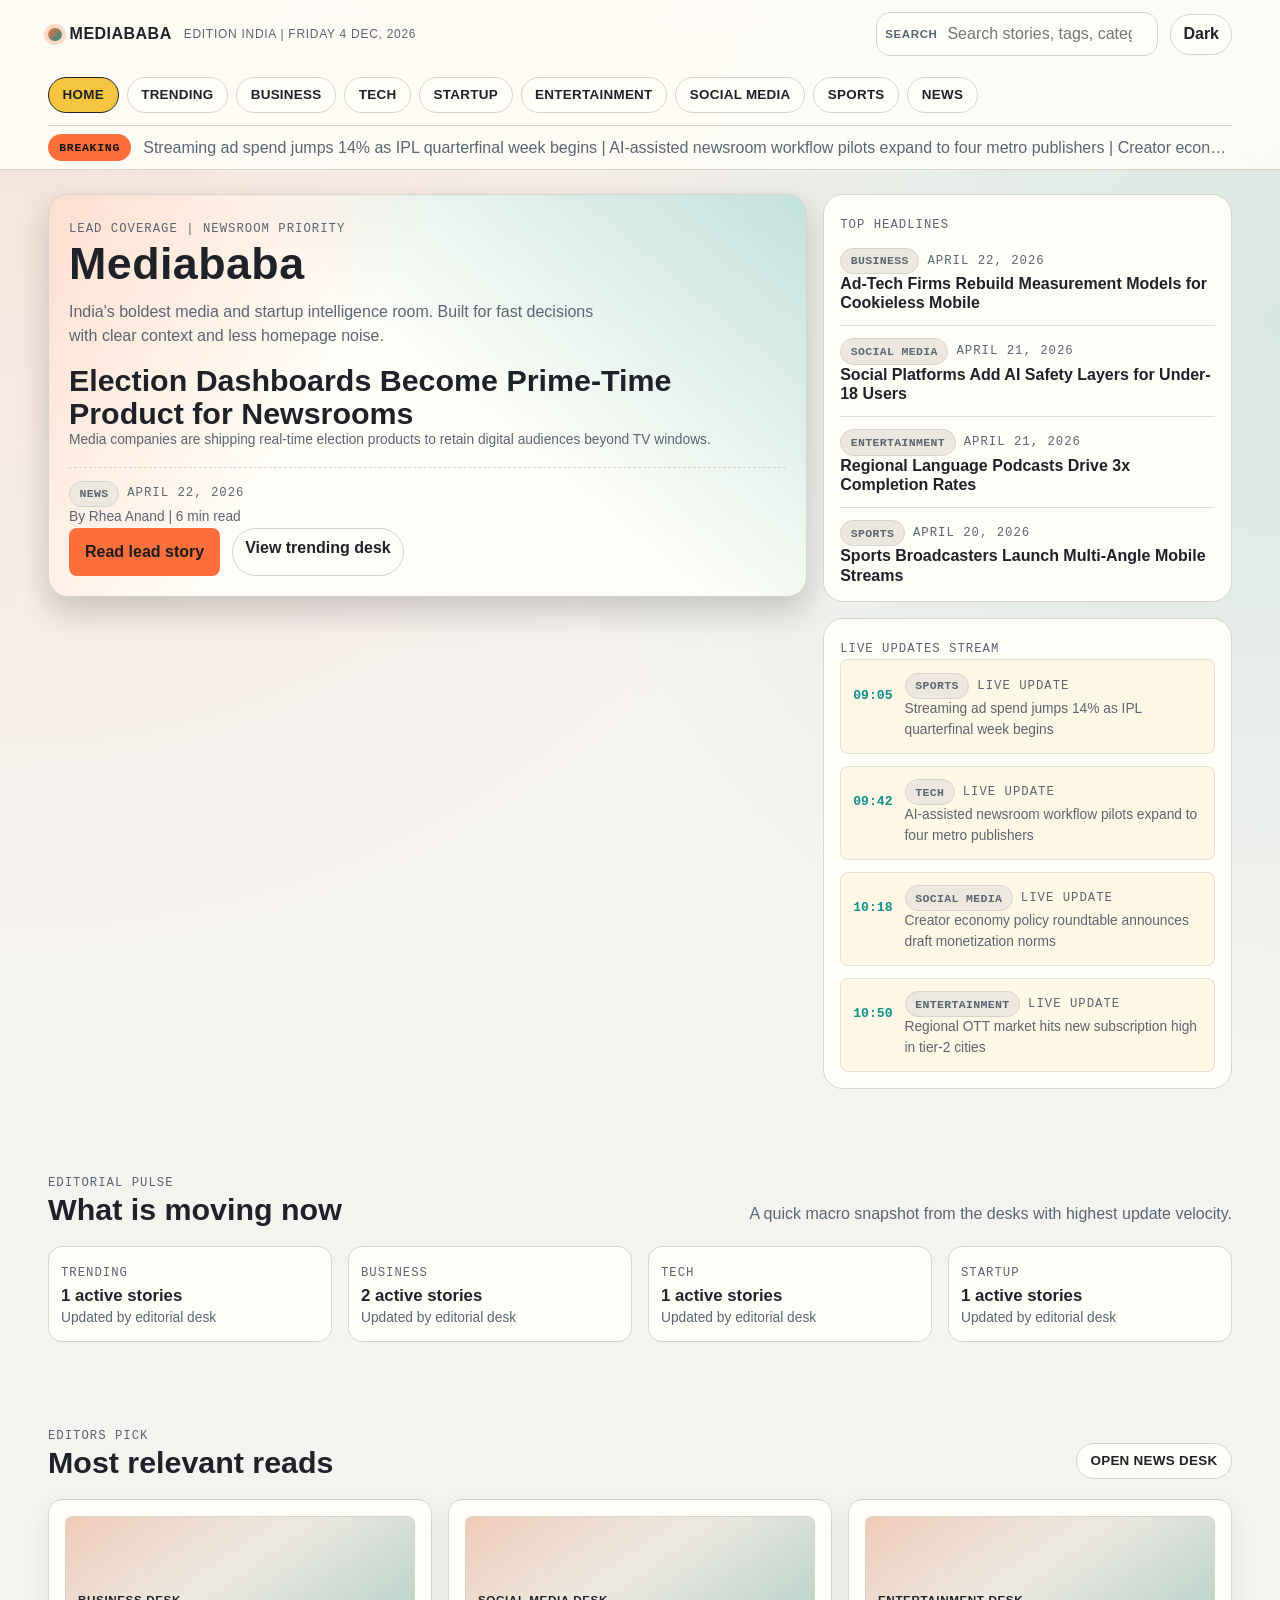
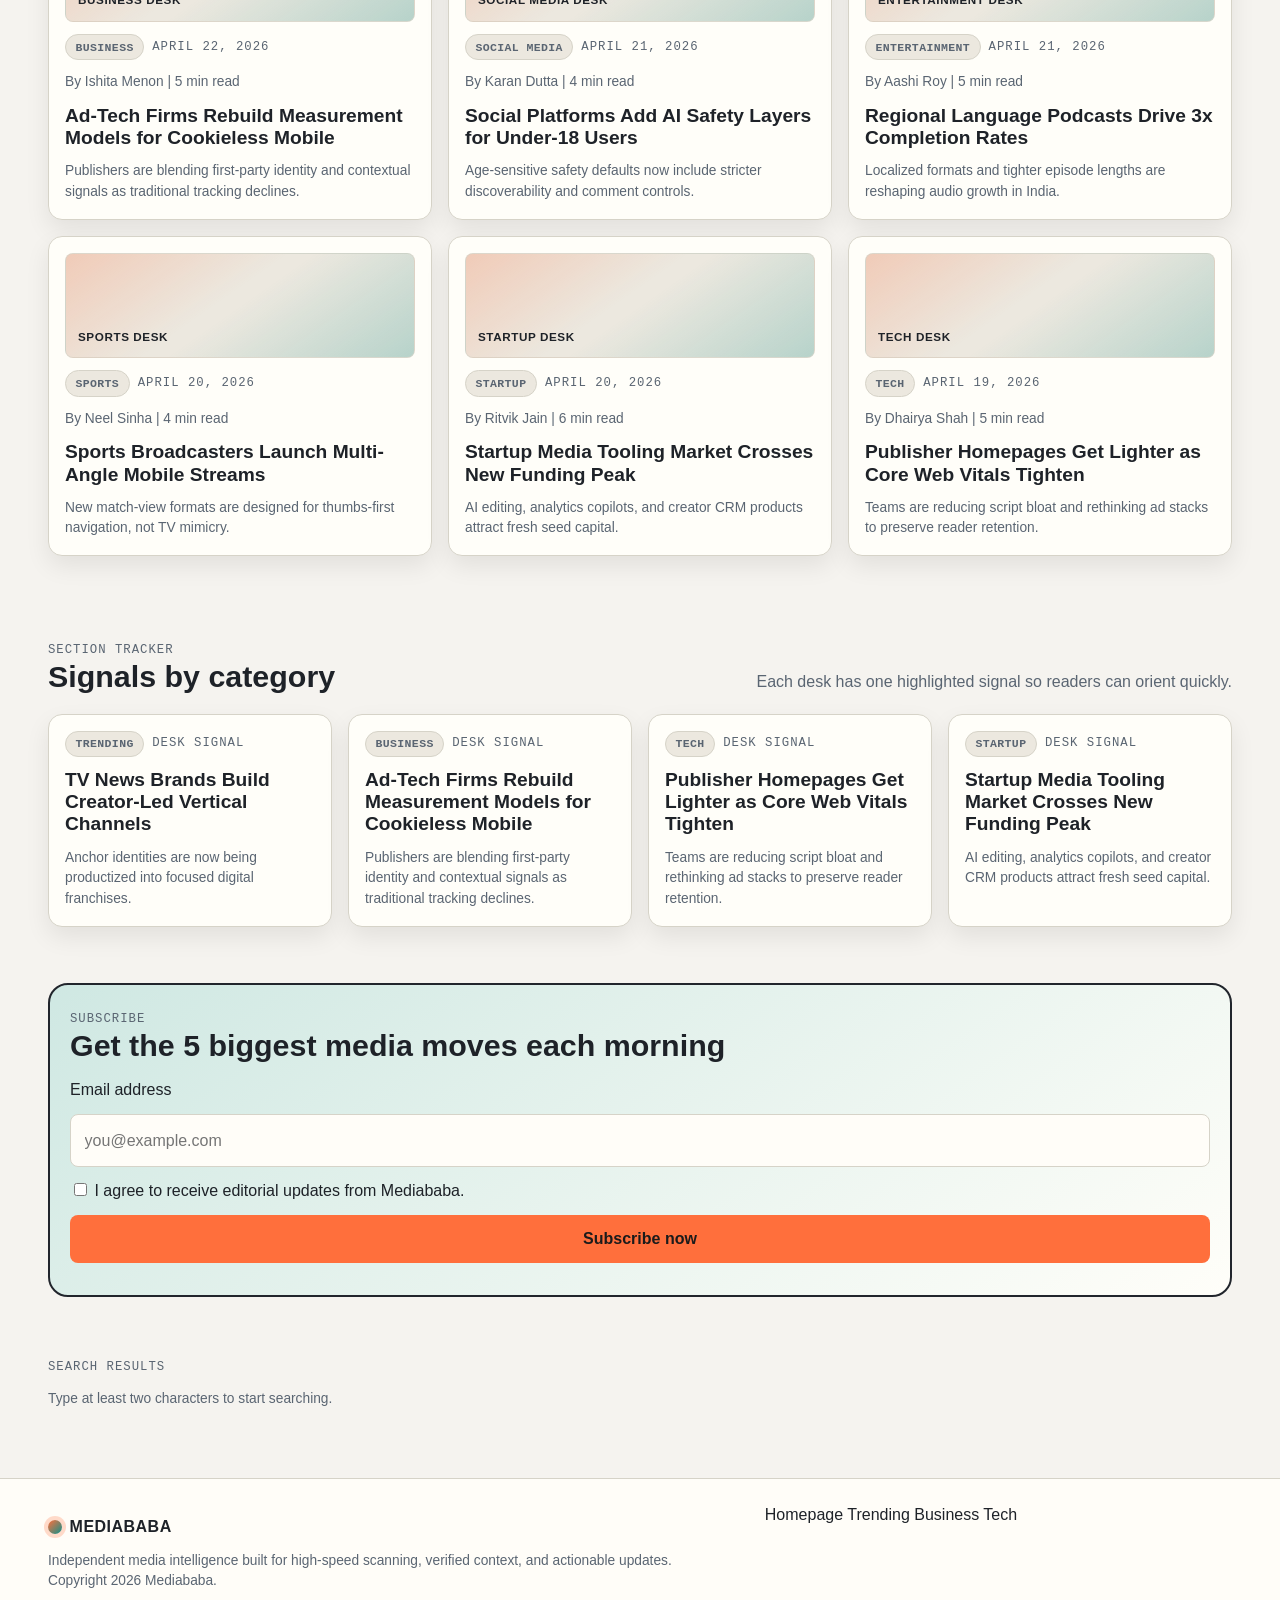
<file: index.html>
<!DOCTYPE html>
<html lang="en" data-theme="light">
<head>
  <meta charset="UTF-8" />
  <meta name="viewport" content="width=device-width, initial-scale=1.0" />
  <meta name="description" content="Mediababa is a bold editorial web app for startup, business, and media intelligence." />
  <title>Mediababa | Mobile-first editorial intelligence</title>
  <link rel="stylesheet" href="src/css/tokens.css" />
  <link rel="stylesheet" href="src/css/themes.css" />
  <link rel="stylesheet" href="src/css/base.css" />
  <link rel="stylesheet" href="src/css/layout.css" />
  <link rel="stylesheet" href="src/css/components.css" />
</head>
<body data-page="home" data-path-prefix="">
  <div class="site-shell">
    <a class="visually-hidden" href="#page-content">Skip to content</a>
    <div id="site-header"></div>
    <main id="main" class="site-main">
      <div class="container">
        <div id="page-content" class="stack-lg"></div>
      </div>
    </main>
    <div id="site-footer"></div>
  </div>

  <script src="src/js/theme.js" defer></script>
  <script src="src/js/search.js" defer></script>
  <script src="src/js/live.js" defer></script>
  <script src="src/js/app.js" defer></script>
</body>
</html>
</file>
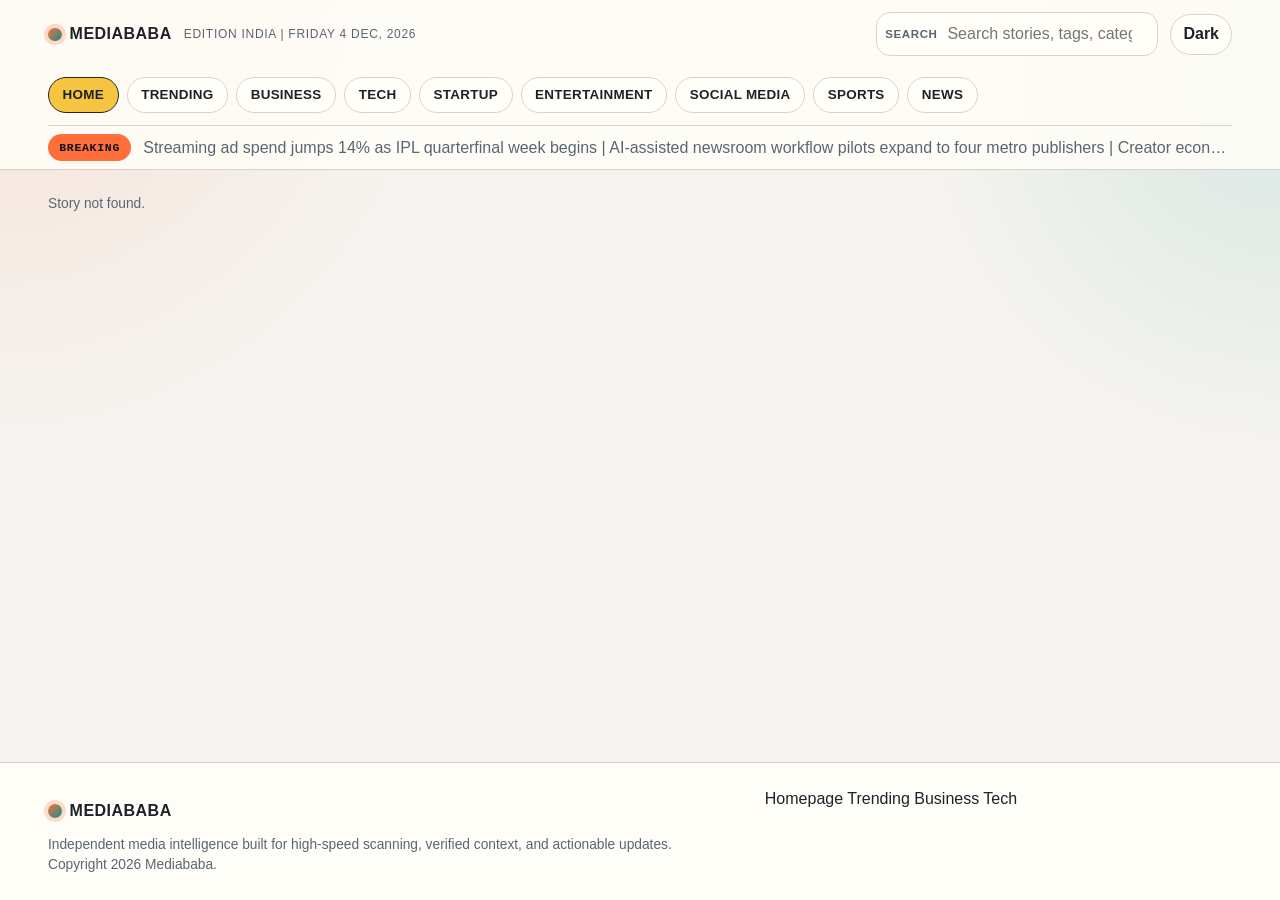
<file: pages/article.html>
<!DOCTYPE html>
<html lang="en" data-theme="light">
<head>
  <meta charset="UTF-8" />
  <meta name="viewport" content="width=device-width, initial-scale=1.0" />
  <meta name="description" content="Read detailed media and startup analysis on Mediababa." />
  <title>Article | Mediababa</title>
  <link rel="stylesheet" href="../src/css/tokens.css" />
  <link rel="stylesheet" href="../src/css/themes.css" />
  <link rel="stylesheet" href="../src/css/base.css" />
  <link rel="stylesheet" href="../src/css/layout.css" />
  <link rel="stylesheet" href="../src/css/components.css" />
</head>
<body data-page="article" data-path-prefix="../">
  <div class="site-shell">
    <a class="visually-hidden" href="#page-content">Skip to content</a>
    <div id="site-header"></div>
    <main id="main" class="site-main">
      <div class="container">
        <div id="page-content" class="stack-lg"></div>
      </div>
    </main>
    <div id="site-footer"></div>
  </div>

  <script src="../src/js/theme.js" defer></script>
  <script src="../src/js/search.js" defer></script>
  <script src="../src/js/live.js" defer></script>
  <script src="../src/js/app.js" defer></script>
</body>
</html>
</file>
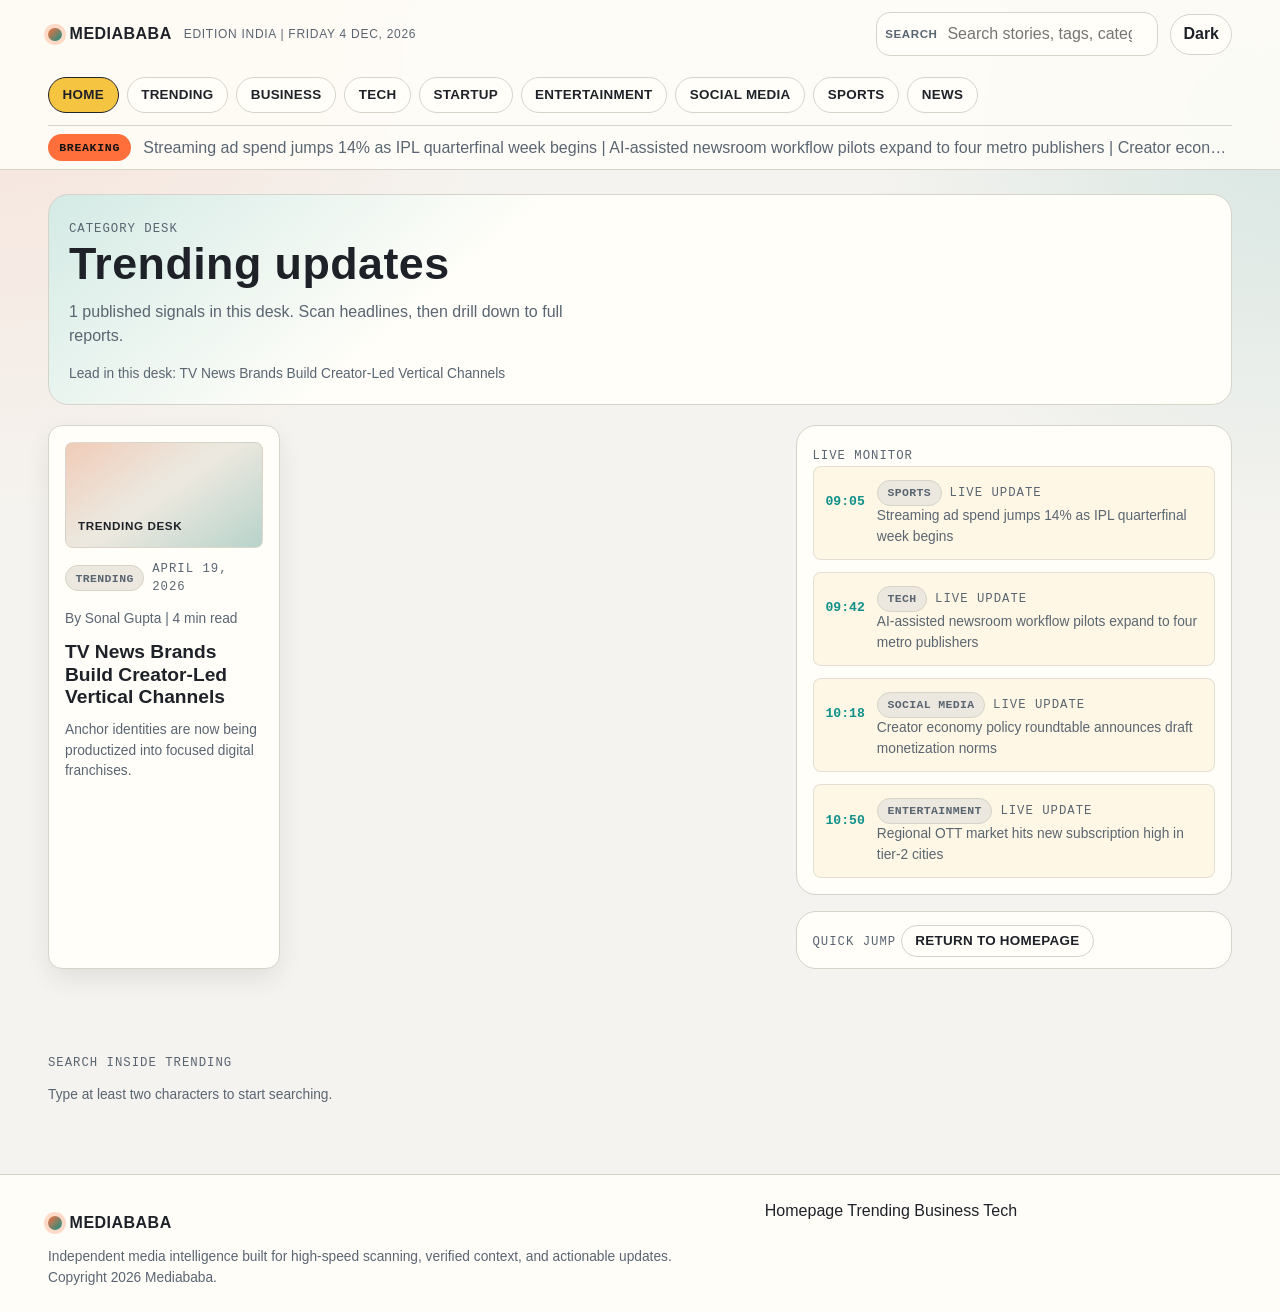
<file: pages/category.html>
<!DOCTYPE html>
<html lang="en" data-theme="light">
<head>
  <meta charset="UTF-8" />
  <meta name="viewport" content="width=device-width, initial-scale=1.0" />
  <meta name="description" content="Browse category-specific coverage on Mediababa." />
  <title>Category | Mediababa</title>
  <link rel="stylesheet" href="../src/css/tokens.css" />
  <link rel="stylesheet" href="../src/css/themes.css" />
  <link rel="stylesheet" href="../src/css/base.css" />
  <link rel="stylesheet" href="../src/css/layout.css" />
  <link rel="stylesheet" href="../src/css/components.css" />
</head>
<body data-page="category" data-path-prefix="../">
  <div class="site-shell">
    <a class="visually-hidden" href="#page-content">Skip to content</a>
    <div id="site-header"></div>
    <main id="main" class="site-main">
      <div class="container">
        <div id="page-content" class="stack-lg"></div>
      </div>
    </main>
    <div id="site-footer"></div>
  </div>

  <script src="../src/js/theme.js" defer></script>
  <script src="../src/js/search.js" defer></script>
  <script src="../src/js/live.js" defer></script>
  <script src="../src/js/app.js" defer></script>
</body>
</html>
</file>
<file: src/css/tokens.css>
:root {
  --font-heading: "Franklin Gothic Medium", "Segoe UI", Tahoma, sans-serif;
  --font-body: "Trebuchet MS", "Lucida Sans Unicode", "Lucida Grande", sans-serif;
  --font-mono: "Consolas", "Courier New", monospace;

  --size-1: 0.25rem;
  --size-2: 0.5rem;
  --size-3: 0.75rem;
  --size-4: 1rem;
  --size-5: 1.25rem;
  --size-6: 1.5rem;
  --size-7: 2rem;
  --size-8: 2.75rem;
  --size-9: 3.5rem;

  --radius-sm: 0.5rem;
  --radius-md: 0.875rem;
  --radius-lg: 1.25rem;
  --radius-pill: 100rem;

  --shadow-soft: 0 10px 24px rgba(0, 0, 0, 0.08);
  --shadow-hard: 0 14px 32px rgba(0, 0, 0, 0.18);

  --z-nav: 20;
  --z-drawer: 40;
  --z-toast: 60;

  --duration-fast: 160ms;
  --duration-base: 280ms;
  --duration-slow: 420ms;
  --ease-standard: cubic-bezier(0.2, 0.7, 0.2, 1);

  --bp-sm: 36rem;
  --bp-md: 48rem;
  --bp-lg: 64rem;
  --bp-xl: 80rem;

  --container-max: 74rem;
}
</file>
<file: src/css/themes.css>
:root,
:root[data-theme="light"] {
  --bg-canvas: #f5f3ef;
  --bg-layer: #fffdf8;
  --bg-contrast: #1f2329;
  --bg-highlight: #ffe0a7;

  --text-main: #1e2228;
  --text-muted: #5a6572;
  --text-invert: #f9f7f2;

  --border-soft: #d6d3c8;
  --border-strong: #21252c;

  --brand-primary: #ff6f3c;
  --brand-secondary: #0f9089;
  --brand-accent: #f5c542;

  --focus-ring: #105fda;
  --success: #11795e;
  --danger: #ad1f31;

  --surface-card: #fffef9;
  --surface-inset: #ece8df;
}

:root[data-theme="dark"] {
  --bg-canvas: #101419;
  --bg-layer: #171d24;
  --bg-contrast: #e8edf3;
  --bg-highlight: #263445;

  --text-main: #ecf1f8;
  --text-muted: #a9b5c7;
  --text-invert: #161a20;

  --border-soft: #364153;
  --border-strong: #e5ebf4;

  --brand-primary: #ff7b4f;
  --brand-secondary: #27b8af;
  --brand-accent: #f3cb57;

  --focus-ring: #88bbff;
  --success: #39c59e;
  --danger: #f26b7f;

  --surface-card: #1a212b;
  --surface-inset: #131923;
}
</file>
<file: src/css/base.css>
* {
  box-sizing: border-box;
}

html {
  color-scheme: light dark;
}

body {
  margin: 0;
  font-family: var(--font-body);
  background: radial-gradient(circle at 0% 0%, rgba(255, 111, 60, 0.13) 0%, transparent 28%),
    radial-gradient(circle at 100% 10%, rgba(15, 144, 137, 0.12) 0%, transparent 24%),
    var(--bg-canvas);
  color: var(--text-main);
  line-height: 1.5;
}

img,
svg {
  display: block;
  max-width: 100%;
}

a {
  color: inherit;
  text-decoration: none;
}

a:hover {
  text-decoration: underline;
  text-underline-offset: 0.2rem;
}

button,
input,
select {
  font: inherit;
}

:focus-visible {
  outline: 3px solid var(--focus-ring);
  outline-offset: 2px;
}

.visually-hidden {
  position: absolute;
  width: 1px;
  height: 1px;
  margin: -1px;
  border: 0;
  padding: 0;
  white-space: nowrap;
  clip-path: inset(100%);
  clip: rect(0 0 0 0);
  overflow: hidden;
}

.fade-up {
  opacity: 0;
  transform: translateY(10px);
  animation: fadeUp var(--duration-slow) var(--ease-standard) forwards;
}

.fade-up[data-delay="1"] {
  animation-delay: 60ms;
}

.fade-up[data-delay="2"] {
  animation-delay: 120ms;
}

@media (prefers-reduced-motion: reduce) {
  .fade-up {
    animation: none;
    opacity: 1;
    transform: none;
  }
}

@keyframes fadeUp {
  to {
    opacity: 1;
    transform: translateY(0);
  }
}
</file>
<file: src/css/layout.css>
.site-shell {
  min-height: 100dvh;
  display: flex;
  flex-direction: column;
}

.container {
  width: min(100% - var(--size-6), var(--container-max));
  margin-inline: auto;
}

.site-main {
  flex: 1;
  padding-bottom: var(--size-8);
}

.stack-lg > * + * {
  margin-top: var(--size-7);
}

.stack-md > * + * {
  margin-top: var(--size-5);
}

.stack-sm > * + * {
  margin-top: var(--size-4);
}

.section {
  padding-block: var(--size-6);
}

.hero-grid,
.page-grid {
  display: grid;
  gap: var(--size-5);
}

.home-lead-grid,
.section-head,
.highlights-grid,
.headline-stack,
.quick-pulse,
.related-stack,
.article-summary-grid {
  display: grid;
  gap: var(--size-4);
}

.cards-grid {
  display: grid;
  gap: var(--size-4);
  grid-template-columns: 1fr;
}

.live-grid {
  display: grid;
  gap: var(--size-3);
}

.meta-row {
  display: flex;
  align-items: center;
  gap: var(--size-2);
  flex-wrap: wrap;
}

.tags-row {
  display: flex;
  gap: var(--size-2);
  flex-wrap: wrap;
}

.meta-row.tight {
  gap: var(--size-3);
}

.headline-stack {
  align-content: start;
}

.quick-pulse {
  grid-template-columns: repeat(2, minmax(0, 1fr));
}

.article-summary-grid {
  grid-template-columns: 1fr;
}

.related-stack {
  align-content: start;
}

@media (min-width: 48rem) {
  .container {
    width: min(100% - var(--size-8), var(--container-max));
  }

  .hero-grid {
    grid-template-columns: 1.4fr 1fr;
    align-items: stretch;
  }

  .page-grid {
    grid-template-columns: 1.25fr 0.75fr;
  }

  .home-lead-grid {
    grid-template-columns: 1.3fr 0.7fr;
    align-items: start;
  }

  .cards-grid {
    grid-template-columns: repeat(2, minmax(0, 1fr));
  }

  .section-head {
    grid-template-columns: 1fr auto;
    align-items: end;
  }

  .highlights-grid {
    grid-template-columns: repeat(2, minmax(0, 1fr));
  }

  .quick-pulse {
    grid-template-columns: repeat(4, minmax(0, 1fr));
  }

  .article-summary-grid {
    grid-template-columns: 1.25fr 0.75fr;
  }
}

@media (min-width: 64rem) {
  .cards-grid {
    grid-template-columns: repeat(3, minmax(0, 1fr));
  }

  .highlights-grid {
    grid-template-columns: repeat(4, minmax(0, 1fr));
  }
}
</file>
<file: src/css/components.css>
.topbar {
  position: sticky;
  top: 0;
  z-index: var(--z-nav);
  backdrop-filter: blur(12px);
  background: color-mix(in srgb, var(--bg-layer) 88%, transparent);
  border-bottom: 1px solid var(--border-soft);
}

.topbar-inner {
  display: grid;
  grid-template-columns: auto 1fr;
  align-items: center;
  gap: var(--size-3);
  min-height: 4.3rem;
}

.brand-mark {
  display: inline-flex;
  align-items: center;
  gap: var(--size-2);
  font-family: var(--font-heading);
  font-weight: 700;
  letter-spacing: 0.03em;
  text-transform: uppercase;
}

.brand-mark span:last-child {
  line-height: 1;
}

.brand-dot {
  width: 0.85rem;
  aspect-ratio: 1;
  border-radius: 999px;
  background: linear-gradient(135deg, var(--brand-primary), var(--brand-secondary));
  box-shadow: 0 0 0 4px color-mix(in srgb, var(--brand-primary) 25%, transparent);
}

.topbar-tools {
  display: grid;
  gap: var(--size-2);
}

.topbar-date {
  margin: 0;
  font-size: 0.75rem;
  letter-spacing: 0.06em;
  text-transform: uppercase;
  color: var(--text-muted);
}

.nav-scroll {
  display: flex;
  gap: var(--size-2);
  overflow-x: auto;
  scrollbar-width: thin;
  padding-block: var(--size-2) var(--size-3);
}

.pill-link {
  flex: none;
  border: 1px solid var(--border-soft);
  border-radius: var(--radius-pill);
  padding: 0.45rem 0.85rem;
  font-size: 0.84rem;
  font-weight: 700;
  letter-spacing: 0.02em;
  text-transform: uppercase;
  background: var(--surface-card);
}

.pill-link:hover,
.pill-link:focus-visible,
.pill-link.active {
  border-color: var(--border-strong);
  text-decoration: none;
  background: var(--brand-accent);
}

.news-flash {
  display: grid;
  grid-template-columns: auto 1fr;
  align-items: center;
  gap: var(--size-3);
  border-top: 1px solid var(--border-soft);
  padding-block: var(--size-2);
}

.news-flash-label {
  margin: 0;
  padding: 0.3rem 0.7rem;
  border-radius: var(--radius-pill);
  font-family: var(--font-mono);
  text-transform: uppercase;
  letter-spacing: 0.06em;
  font-size: 0.72rem;
  background: var(--brand-primary);
  color: #111;
  font-weight: 800;
}

.news-flash-track {
  margin: 0;
  color: var(--text-muted);
  white-space: nowrap;
  overflow: hidden;
  text-overflow: ellipsis;
}

.icon-btn {
  border: 1px solid var(--border-soft);
  border-radius: var(--radius-pill);
  background: var(--surface-card);
  color: var(--text-main);
  padding: 0.45rem 0.75rem;
  cursor: pointer;
  font-weight: 700;
}

.hero-card,
.lead-story {
  border-radius: var(--radius-lg);
  padding: var(--size-5);
}

.hero-card {
  border: 2px solid var(--border-strong);
  background: linear-gradient(145deg, color-mix(in srgb, var(--brand-primary) 26%, var(--surface-card)), var(--surface-card));
  box-shadow: var(--shadow-hard);
}

.lead-story {
  border: 1px solid var(--border-soft);
  background:
    linear-gradient(120deg, color-mix(in srgb, var(--brand-primary) 22%, transparent), transparent 40%),
    linear-gradient(220deg, color-mix(in srgb, var(--brand-secondary) 25%, transparent), transparent 48%),
    var(--surface-card);
  box-shadow: var(--shadow-hard);
}

.lead-story .hero-sub {
  max-width: 60ch;
}

.lead-cta {
  display: flex;
  gap: var(--size-3);
  flex-wrap: wrap;
}

.lead-meta {
  margin-top: var(--size-4);
  border-top: 1px dashed var(--border-soft);
  padding-top: var(--size-3);
}

.section-title {
  margin: 0;
  font-family: var(--font-heading);
  font-size: clamp(1.3rem, 3vw, 1.9rem);
  line-height: 1.1;
}

.section-sub {
  margin: 0;
  color: var(--text-muted);
  max-width: 56ch;
}

.hero-title {
  font-family: var(--font-heading);
  font-size: clamp(1.65rem, 4.3vw, 2.8rem);
  line-height: 1.08;
  letter-spacing: 0.01em;
  margin: 0;
}

.hero-sub {
  margin-top: var(--size-3);
  color: var(--text-muted);
  max-width: 58ch;
}

.kicker {
  display: inline-flex;
  align-items: center;
  gap: var(--size-2);
  margin: 0;
  font-family: var(--font-mono);
  text-transform: uppercase;
  letter-spacing: 0.08em;
  font-size: 0.77rem;
  color: var(--text-muted);
}

.headline-rail {
  border: 1px solid var(--border-soft);
  border-radius: var(--radius-lg);
  padding: var(--size-4);
  background: var(--surface-card);
}

.compact-item {
  padding-block: var(--size-3);
  border-bottom: 1px solid color-mix(in srgb, var(--border-soft) 78%, transparent);
}

.compact-item:last-child {
  border-bottom: none;
  padding-bottom: 0;
}

.compact-title {
  margin: 0;
  font-family: var(--font-heading);
  font-size: 1rem;
  line-height: 1.22;
}

.card {
  border: 1px solid var(--border-soft);
  border-radius: var(--radius-md);
  background: var(--surface-card);
  padding: var(--size-4);
  box-shadow: var(--shadow-soft);
  display: flex;
  flex-direction: column;
  gap: var(--size-3);
  transition: transform var(--duration-base) var(--ease-standard), border-color var(--duration-fast) var(--ease-standard);
}

.card:hover {
  transform: translateY(-3px);
  border-color: var(--border-strong);
}

.card-title {
  margin: 0;
  font-family: var(--font-heading);
  font-size: 1.2rem;
  line-height: 1.16;
}

.story-thumb {
  min-height: 6.6rem;
  border-radius: var(--radius-sm);
  border: 1px solid color-mix(in srgb, var(--border-soft) 70%, transparent);
  padding: var(--size-3);
  display: flex;
  align-items: end;
  justify-content: start;
  font-size: 0.73rem;
  font-weight: 700;
  letter-spacing: 0.05em;
  text-transform: uppercase;
  background:
    linear-gradient(145deg, color-mix(in srgb, var(--brand-primary) 24%, transparent), transparent 45%),
    linear-gradient(325deg, color-mix(in srgb, var(--brand-secondary) 24%, transparent), transparent 50%),
    var(--surface-inset);
}

.badge {
  display: inline-flex;
  align-items: center;
  border-radius: var(--radius-pill);
  border: 1px solid var(--border-soft);
  padding: 0.22rem 0.6rem;
  font-size: 0.72rem;
  font-weight: 700;
  text-transform: uppercase;
  letter-spacing: 0.03em;
  background: var(--surface-inset);
}

.pulse-chip {
  border: 1px solid var(--border-soft);
  border-radius: var(--radius-md);
  background: var(--surface-card);
  padding: var(--size-3);
}

.pulse-chip strong {
  display: block;
  font-family: var(--font-heading);
  font-size: 1.05rem;
}

.live-panel {
  border-radius: var(--radius-lg);
  border: 1px solid var(--border-soft);
  background: var(--surface-card);
  padding: var(--size-4);
}

.live-item {
  display: grid;
  grid-template-columns: auto 1fr;
  gap: var(--size-3);
  align-items: start;
  padding: var(--size-3);
  border-radius: var(--radius-sm);
  border: 1px solid color-mix(in srgb, var(--border-soft) 65%, transparent);
  background: color-mix(in srgb, var(--surface-card) 76%, var(--bg-highlight));
}

.live-time {
  font-family: var(--font-mono);
  font-weight: 700;
  color: var(--brand-secondary);
  font-size: 0.82rem;
}

.category-banner {
  border: 1px solid var(--border-soft);
  border-radius: var(--radius-lg);
  padding: var(--size-5);
  background: linear-gradient(140deg, color-mix(in srgb, var(--brand-secondary) 18%, transparent), transparent 35%), var(--surface-card);
}

.search-shell {
  border: 1px solid var(--border-soft);
  border-radius: var(--radius-md);
  background: var(--surface-card);
  padding: var(--size-2);
  display: flex;
  gap: var(--size-2);
  align-items: center;
}

.search-shell::before {
  content: "Search";
  font-size: 0.72rem;
  font-weight: 700;
  text-transform: uppercase;
  letter-spacing: 0.05em;
  color: var(--text-muted);
}

.search-shell input {
  width: 100%;
  border: none;
  background: transparent;
  color: var(--text-main);
}

.search-shell input:focus {
  outline: none;
}

.search-results {
  margin-top: var(--size-3);
  display: grid;
  gap: var(--size-3);
}

.summary-list {
  margin: 0;
  padding-left: 1.2rem;
  display: grid;
  gap: var(--size-2);
}

.summary-list li {
  color: var(--text-main);
}

.article-content p {
  margin: 0;
  margin-bottom: var(--size-4);
  font-size: 1.03rem;
  line-height: 1.7;
}

.newsletter {
  border: 2px solid var(--border-strong);
  border-radius: var(--radius-lg);
  padding: var(--size-5);
  background: linear-gradient(145deg, color-mix(in srgb, var(--brand-secondary) 20%, var(--surface-card)), var(--surface-card));
}

.newsletter-form {
  display: grid;
  gap: var(--size-3);
}

.newsletter-form input[type="email"] {
  border: 1px solid var(--border-soft);
  border-radius: var(--radius-sm);
  padding: 0.85rem;
  background: var(--bg-layer);
  color: var(--text-main);
}

.btn-primary {
  border: none;
  border-radius: var(--radius-sm);
  padding: 0.75rem 1rem;
  background: var(--brand-primary);
  color: #1b1b1b;
  font-weight: 800;
  cursor: pointer;
}

.btn-primary:hover,
.btn-primary:focus-visible {
  transform: translateY(-1px);
}

.footer {
  border-top: 1px solid var(--border-soft);
  background: var(--bg-layer);
  padding-block: var(--size-6);
}

.footer-grid {
  display: grid;
  gap: var(--size-4);
}

.status-note {
  margin: 0;
  font-size: 0.86rem;
  color: var(--text-muted);
}

@media (min-width: 48rem) {
  .topbar-inner {
    grid-template-columns: auto minmax(12rem, 1fr);
  }

  .topbar-tools {
    grid-template-columns: 1fr auto;
    align-items: center;
  }

  .footer-grid {
    grid-template-columns: 1.2fr 0.8fr;
  }
}
</file>
